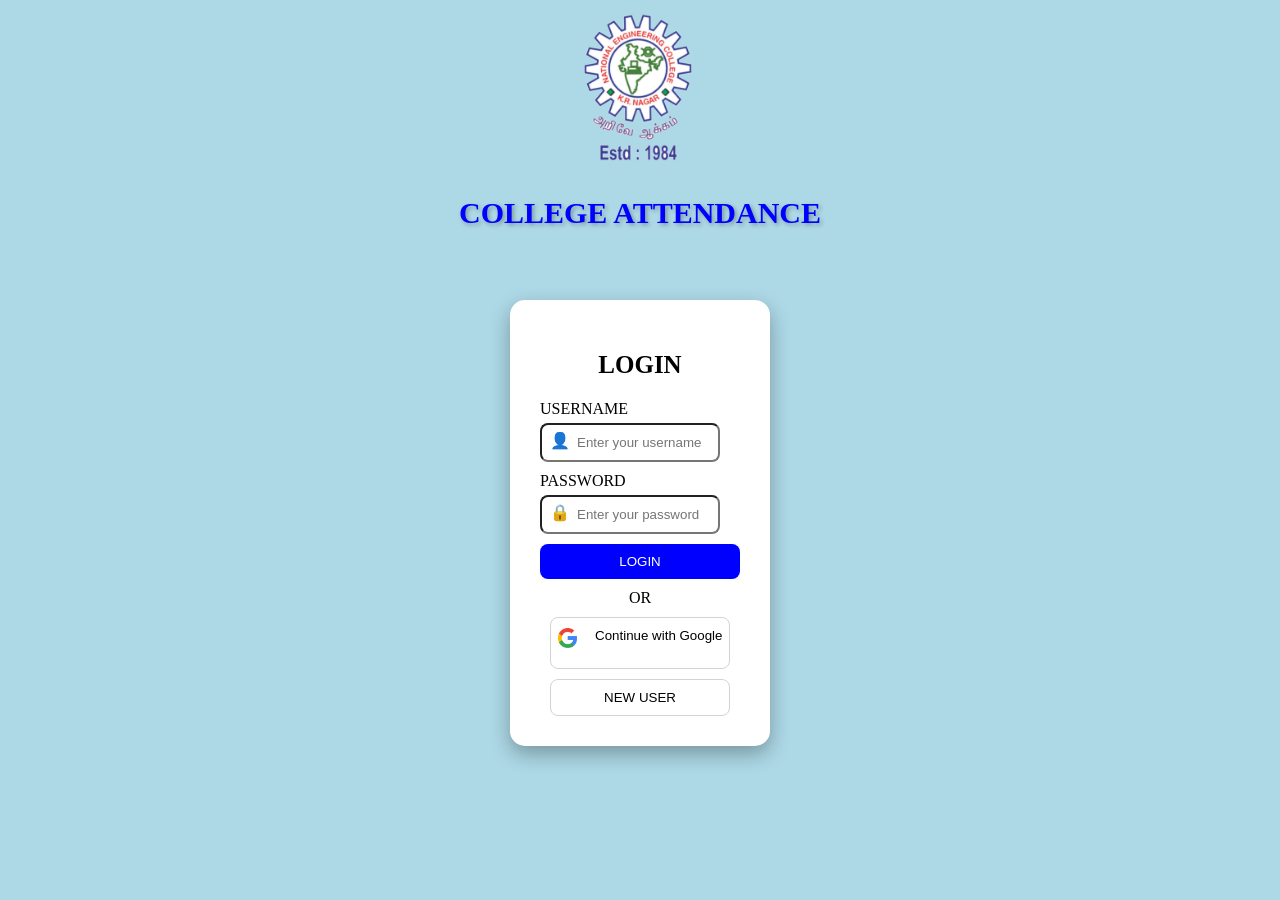
<file: index.html>
<!DOCTYPE html>
<html lang="en">
<head>
    <meta charset="UTF-8">
    <meta name="viewport" content="width=device-width, initial-scale=1.0"> 
    <link rel="stylesheet" href="style.css">
</head>
<body>
    <img src="nec_logo_transparent.png" alt="NEC Logo"> 
    <h1>COLLEGE ATTENDANCE</h1>
    <div class=" login container"> 
        <h2>LOGIN</h2>  
        <label> USERNAME</label> 
        <div class="input-container">
            <span>👤</span> 
            <input type="text" id="username"
            placeholder="Enter your username">   
        </div> 
        <label> PASSWORD </label>
        <div class="input-container">
            <span>🔒</span> 
            <input type="password" id="password" placeholder="Enter your password">
        </div>
        <button id="loginButton">LOGIN</button> 
        <p>OR</p>
        <button id="googleButton"><img src="google_logo_transparent.png" alt="Google" placeholder="Continue with Google"> Continue with Google</button>
        <button id="NEWUSER">NEW USER</button>  
    </div>
    <script src="script.js"></script>
</body>    
</html>
</file>
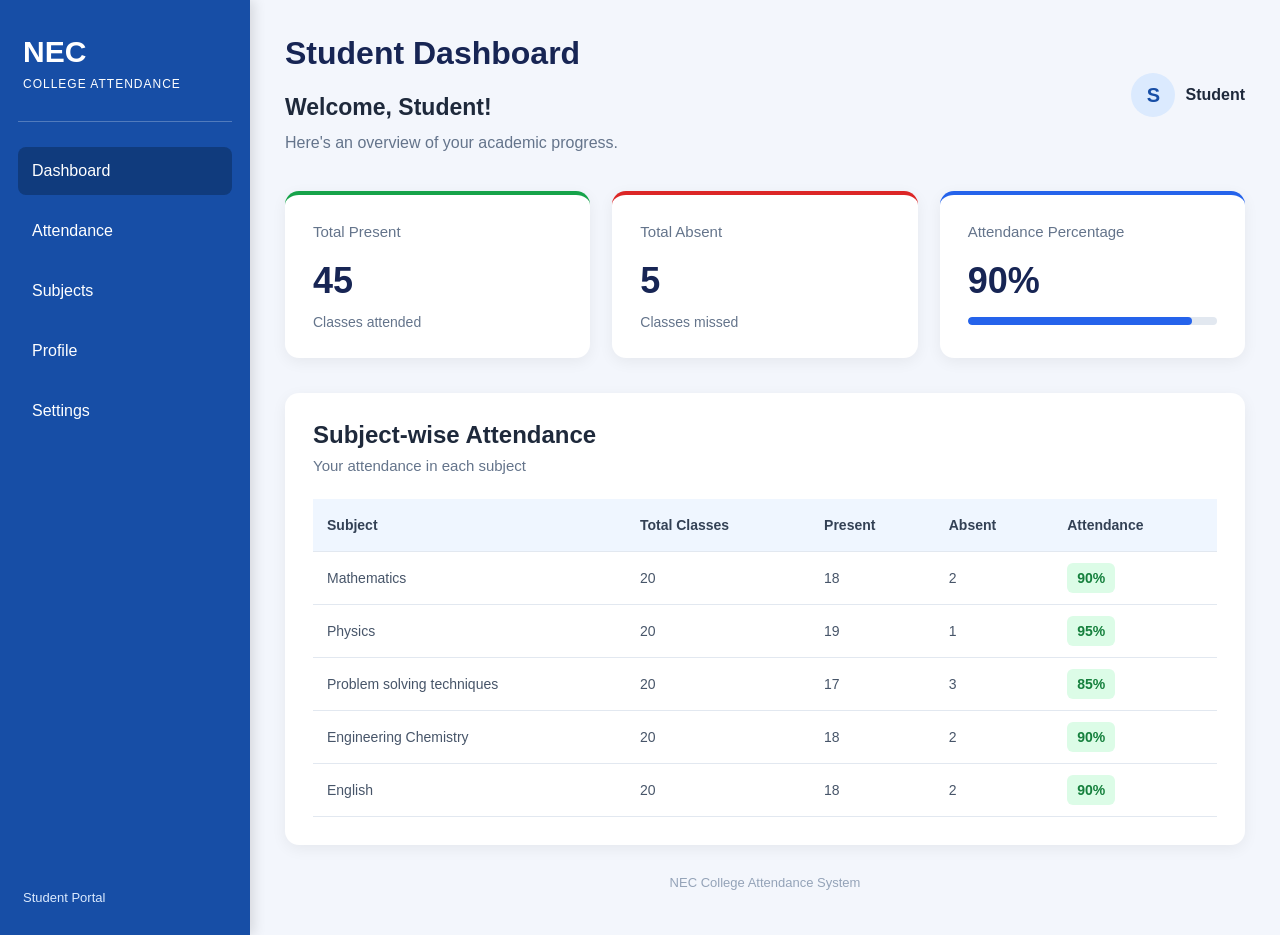
<file: dashboard.html>
<!DOCTYPE html>
<html lang="en">
<head>
    <meta charset="UTF-8">
    <meta name="viewport" content="width=device-width, initial-scale=1.0">

    <title>NEC Student Dashboard</title>
    <link rel="stylesheet" href="dashboard.css">
</head>

<body>
    <div class="dashboard-container">  

        <!-- Left Sidebar --> 
        <aside class="sidebar">  
            <div class="college-title">
                <h2>NEC</h2>
                <p>COLLEGE ATTENDANCE</p> 
            </div>

            <nav> 
                <ul>
                    <li><a href="#" class="active">Dashboard</a></li>
                    <li><a href="#">Attendance</a></li>
                    <li><a href="#">Subjects</a></li>
                    <li><a href="#">Profile</a></li>
                    <li><a href="#">Settings</a></li>
                </ul>
            </nav>

            <div class="sidebar-footer">
                Student Portal  
            </div>
        </aside> 

        <!-- Right Main Content -->
        <main class="main-content">

            <header class="dashboard-header">
                <div>
                    <h1>Student Dashboard</h1>
                    <h2>Welcome, Student!</h2>
                    <p>Here's an overview of your academic progress.</p>
                </div>

                <div class="student-profile">
                    <div class="profile-icon">S</div>
                    <span>Student</span> 
                </div>
            </header> 

            <!-- Attendance Summary -->
            <section class="attendance-cards">

                <article class="attendance-card present-card">
                    <p class="card-label">Total Present</p>
                    <h2>45</h2>
                    <p class="card-note">Classes attended</p>
                </article>

                <article class="attendance-card absent-card">
                    <p class="card-label">Total Absent</p>
                    <h2>5</h2>
                    <p class="card-note">Classes missed</p>
                </article>

                <article class="attendance-card percentage-card">
                    <p class="card-label">Attendance Percentage</p>
                    <h2>90%</h2>
                    <div class="progress-bar">
                        <div class="progress-fill"></div>
                    </div>
                </article>

            </section>

            <!-- Subject-wise Attendance -->
            <section class="subject-attendance">

                <div class="section-heading"> 
                    <h2>Subject-wise Attendance</h2>
                    <p>Your attendance in each subject</p>
                </div>

                <div class="table-container">
                    <table>
                        <thead>
                            <tr>
                                <th>Subject</th>
                                <th>Total Classes</th>
                                <th>Present</th>
                                <th>Absent</th>
                                <th>Attendance</th>
                            </tr>
                        </thead>

                        <tbody>
                            <tr>
                                <td>Mathematics</td>
                                <td>20</td>
                                <td>18</td>
                                <td>2</td>
                                <td><span class="percentage">90%</span></td>
                            </tr>

                            <tr>
                                <td>Physics</td>
                                <td>20</td>
                                <td>19</td>
                                <td>1</td>
                                <td><span class="percentage">95%</span></td>
                            </tr>

                            <tr>
                                <td>Problem solving techniques</td>
                                <td>20</td>
                                <td>17</td>
                                <td>3</td>
                                <td><span class="percentage">85%</span></td>
                            </tr>

                            <tr>
                                <td>Engineering Chemistry</td>
                                <td>20</td>
                                <td>18</td>
                                <td>2</td>
                                <td><span class="percentage">90%</span></td>
                            </tr>

                            <tr>
                                <td>English</td>
                                <td>20</td>
                                <td>18</td>
                                <td>2</td>
                                <td><span class="percentage">90%</span></td>
                            </tr>
                        </tbody>
                    </table>
                </div> 

            </section>

            <footer class="dashboard-footer">
                NEC College Attendance System
            </footer>

        </main>
    </div>

</body>
</html>
</file>
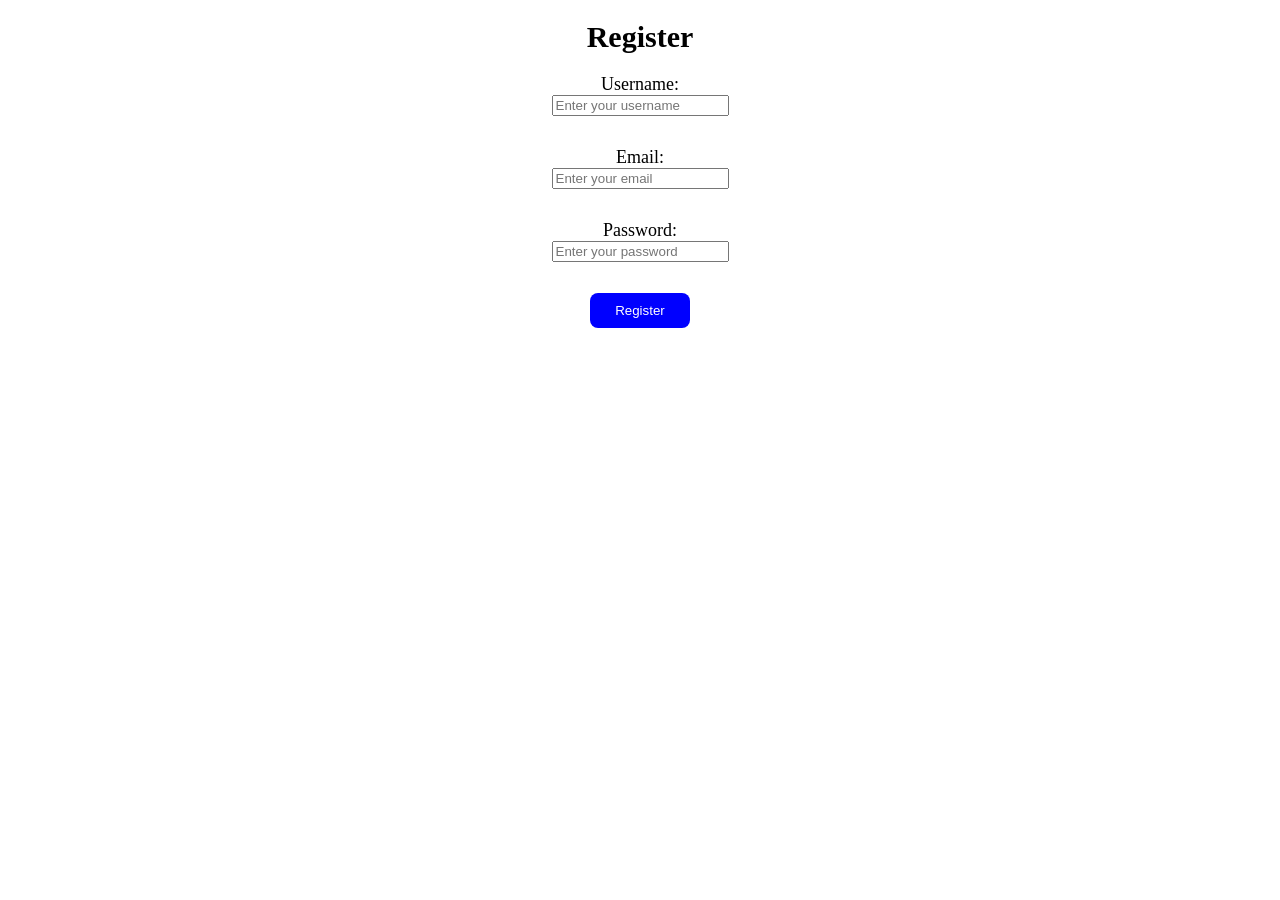
<file: register.html>
<!DOCTYPE html>
<html lang="en">
    <head>
        <meta charset="UTF-8">
        <meta name="viewport" content="width=device-width, initial-scale=1.0"> 
        <title>Register</title>
        <link rel="stylesheet" href="register.css">
    </head>
    <body>
        <h1>Register</h1>
        <form>
            <label for="username">Username:</label>
            <input type="text" id="username" name="username" required placeholder="Enter your username">

            <br>
            <label for="email">Email:</label>
            <input type="email" id="email" name="email" required placeholder="Enter your email">
            <br>
            <label for="password">Password:</label>
            <input type="password" id="password" name="password" required placeholder="Enter your password">
            <br>
            <input type="submit" value="Register">
        </form>
    </body>  
</html>
</file>
<file: style.css>
h1 {
     text-align: center;
     font-size: 30px;
     color: blue;
     text-shadow: 2px 2px 4px rgba(0, 0, 0, 0.3);

}
h2 {
     text-align: center;
     font-size: 25px;  
} 
 body  { 
    display: flex;
    flex-direction: column;
    align-items: center; 
    background-color: lightblue; 
 }    

label {
     display: block;
     margin-top: 10px;
} 
#loginButton {
     display: block;
     margin-top: 10px;
     background-color: blue;
     color: white; 
     padding: 10px 25px; 
     border-radius: 8px;
     border: none; 
     cursor: pointer;
     width: 100%;
     margin-left:auto;
     margin-right:auto;
} 
#loginButton:hover {
     background-color: darkblue; 
}
#googleButton {
     display: flex;
     justify-content: center;
     gap: 8px;
     margin-top: 10px;
     background-color: white;
     color: black;
     padding: 10px 25px;
     border-radius: 8px;
     border: none;
     cursor: pointer;
     width: 180px;  
     margin-left:auto;
     margin-right:auto;
     border: 1px solid lightgray;
     white-space: nowrap;
} 
#googleButton:hover {
     background-color: gray;  
} 
#googleButton img {
     width: 20px; 
     height: 20px; 
     vertical-align: middle; 
     margin-right: 10px; 
 } 
 .login.container {
     background-color: white;
     width: 200px; 
     padding: 30px;
     margin-top: 50px;  
     border-radius: 15px;
     box-shadow: 0px 8px 20px rgba(0, 0, 0, 0.3); 
 }  
 img {     
     width: 150px; 
     margin-bottom: 10px;         
 } 
 input {
     width: 180px;
     padding: 5px;
     margin-top: 5px;
     border-radius: 8px;
 } 
 .input-container {
     position: relative;
     width: 180px; 
 }
 .input-container span {
     position: absolute;
     top: 50%;
     left: 10px; 
     transform: translateY(-50%);
     z-index: 1;
 }
 .input-container input {
     width: 100%;
     box-sizing: border-box;
     padding: 10px 10px 10px 35px;  
 }
 p {
     text-align: center;
     margin-top: 10px;
     margin-bottom: 10px;
          color:black;
 }  
#NEWUSER {
     display: flex;
     justify-content: center;
     gap: 8px;
     margin-top: 10px;
     background-color: white;
     color: black;
     padding: 10px 25px;
     border-radius: 8px;
     border: none;
     cursor: pointer;
     width: 180px;  
     margin-left:auto;
     margin-right:auto;
     border: 1px solid lightgray;
     white-space: nowrap; 
}  
#NEWUSER:hover {
     background-color: gray;  
}
</file>
<file: dashboard.css>
/* Reset */
* {
    margin: 0;
    padding: 0;
    box-sizing: border-box;
}

body {
    font-family: Arial, Helvetica, sans-serif;
    background-color: #f3f6fc;
    color: #1e293b;
}

/* Main layout */
.dashboard-container {
    display: flex;
    min-height: 100vh;
} 

/* LEFT SIDEBAR */
.sidebar {
    width: 250px;
    min-height: 100vh;
    flex-shrink: 0;
    background-color: #174ea6;
    color: white;
    padding: 25px 18px;
    display: flex;
    flex-direction: column;
    box-shadow: 4px 0 12px rgba(0, 0, 0, 0.12);
} 

.college-title {
    padding: 10px 5px 30px;
    border-bottom: 1px solid rgba(255, 255, 255, 0.25);
    margin-bottom: 25px;
}

.college-title h2 {
    font-size: 30px;
    margin-bottom: 8px;
}

.college-title p {
    font-size: 12px;
    letter-spacing: 1px;
}

/* Sidebar menu */
.sidebar nav ul {
    list-style: none;  
}

.sidebar nav li {
    margin-bottom: 12px;
}

.sidebar nav a {
    display: block;
    color: white;
    text-decoration: none;
    padding: 15px 14px;
    border-radius: 8px;
    font-size: 16px;
    transition: background-color 0.2s;
} 


.sidebar nav a:hover,
.sidebar nav a.active {
    background-color: #103b7d;
} 

.sidebar-footer {
    margin-top: auto;
    padding: 20px 5px 5px;
    font-size: 13px;
    color: #dbeafe;
}

/* RIGHT MAIN CONTENT */
.main-content {
    flex: 1;
    min-width: 0;
    padding: 35px;
} 

/* Header */
.dashboard-header {
    display: flex;
    justify-content: space-between;
    align-items: center;
    gap: 20px;
    margin-bottom: 35px;
}

.dashboard-header h1 {
    font-size: 32px;
    margin-bottom: 22px;
    color: #172554;
}

.dashboard-header h2 {
    font-size: 23px;
    margin-bottom: 9px;
}

.dashboard-header p {
    font-size: 16px;
    line-height: 1.6;
    color: #64748b;
} 

/* Student profile */
.student-profile {
    display: flex;
    align-items: center;
    gap: 10px;
    font-weight: bold;
}

.profile-icon {
    width: 44px;
    height: 44px;
    border-radius: 50%;
    background-color: #dbeafe;
    color: #174ea6;
    display: flex;
    justify-content: center;
    align-items: center;
    font-size: 20px;
} 

/* SUMMARY CARDS */
.attendance-cards {
    display: grid;
    grid-template-columns: repeat(3, minmax(0, 1fr));
    gap: 22px;
    margin-bottom: 35px; 
}

.attendance-card {
    background-color: white;
    padding: 28px;
    border-radius: 14px;
    box-shadow: 0 4px 15px rgba(0, 0, 0, 0.06);
    border-top: 4px solid #174ea6;
}

.present-card {
    border-top-color: #16a34a;
}

.absent-card {
    border-top-color: #dc2626;
}

.percentage-card {
    border-top-color: #2563eb;
}

.card-label {
    font-size: 15px;
    color: #64748b;
    margin-bottom: 20px;
} 

.attendance-card h2 {
    font-size: 36px;
    margin-bottom: 12px;
    color: #172554;
}

.card-note {
    font-size: 14px;
    color: #64748b;
} 

/* Progress bar */
.progress-bar {
    height: 8px;
    width: 100%;
    background-color: #e2e8f0;
    border-radius: 10px;
    overflow: hidden;
    margin-top: 15px;
} 

.progress-fill {
    height: 100%;
    width: 90%;
    background-color: #2563eb;
    border-radius: 10px;
}

/* SUBJECT ATTENDANCE */
.subject-attendance {
    background-color: white;
    padding: 28px;
    border-radius: 14px;
    box-shadow: 0 4px 15px rgba(0, 0, 0, 0.06); 
}

.section-heading {
    margin-bottom: 25px;
}

.section-heading h2 {
    font-size: 24px;
    margin-bottom: 8px;
}

.section-heading p {
    color: #64748b;
    font-size: 15px;
}

/* Table */
.table-container {
    width: 100%;
    overflow-x: auto;
}

table {
    width: 100%;
    border-collapse: collapse;
    text-align: left;
}

thead {
    background-color: #eff6ff;
}

th,
td {
    padding: 18px 14px;
    border-bottom: 1px solid #e2e8f0;
    font-size: 14px;
}

th {
    color: #334155;
    font-weight: bold;
}

td {
    color: #475569;
}

tbody tr:hover {
    background-color: #f8fafc;
}

.percentage {
    color: #15803d;
    background-color: #dcfce7;
    padding: 7px 10px;
    border-radius: 6px;
    font-weight: bold;
}

/* Footer */
.dashboard-footer {
    text-align: center;
    color: #94a3b8;
    font-size: 13px;
    padding: 30px 0 10px;
}

/* Responsive layout */
@media (max-width: 1000px) {
    .main-content {
        padding: 25px;
    }

    .attendance-cards {
        grid-template-columns: 1fr;
    }
}

@media (max-width: 650px) {
    .dashboard-container {
        flex-direction: column;
    } 

    .sidebar {
        width: 100%;
        min-height: auto;
    }

    .sidebar-footer {
        margin-top: 20px;
    } 

    .main-content {
        padding: 20px 15px;
    } 

    .dashboard-header {
        align-items: flex-start;
        flex-direction: column;
    }

    .dashboard-header h1 {
        font-size: 27px;
    }

    .attendance-card,
    .subject-attendance {
        padding: 20px;
    }
}
</file>
<file: register.css>
h1{
    text-align: center;
    font-size: 30px;
     }  
  form {
    display: flex;
    flex-direction: column;
    align-items: center;
    margin-top: 20px; 
    font-size: 18px;
     }  
     label {
    display: block;   
     }  
     input {
    margin-bottom: 10px;
     }  
     input[type="submit"] {
    background-color: blue;
    color: white;
    border: none;
    padding: 10px 25px;
    border-radius: 8px;
    cursor: pointer;
     }  
     input[type="submit"]:hover {
    background-color: darkblue;
     }
</file>
